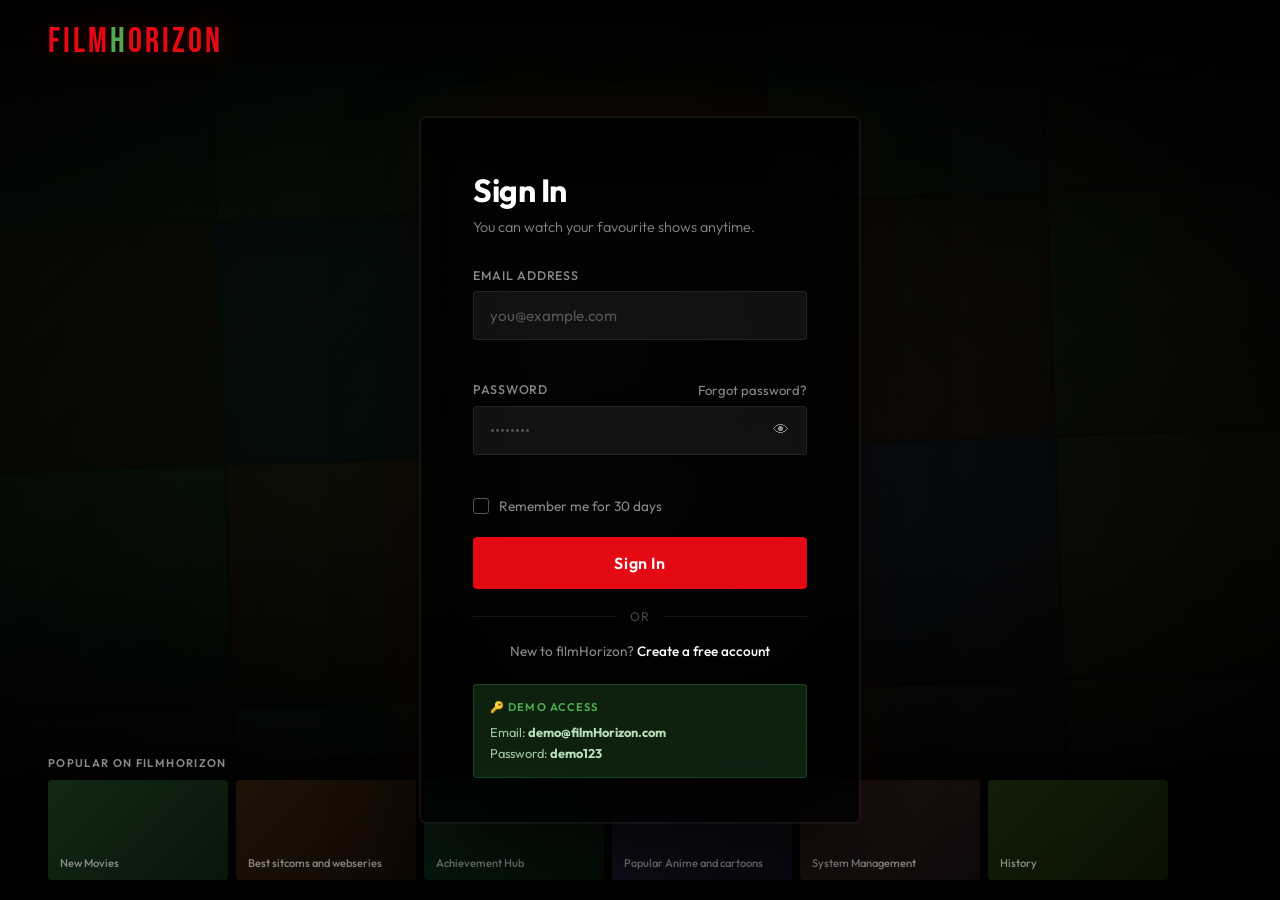
<file: index.html>
<!DOCTYPE html>
<html lang="en" data-theme="dark">
<head>
  <meta charset="UTF-8" />
  <meta name="viewport" content="width=device-width, initial-scale=1.0"/>
  <title>FILMHORIZON — Stream Everything</title>
  <link rel="preconnect" href="https://fonts.googleapis.com">
  <link href="https://fonts.googleapis.com/css2?family=Bebas+Neue&family=DM+Sans:ital,wght@0,300;0,400;0,500;1,300&display=swap" rel="stylesheet">
  <link rel="stylesheet" href="https://cdnjs.cloudflare.com/ajax/libs/font-awesome/6.5.0/css/all.min.css"/>
  <link rel="stylesheet" href="https://cdnjs.cloudflare.com/ajax/libs/font-awesome/6.5.0/css/all.min.css">
  <link rel="stylesheet" href="webstyles.css">
  <style>
    /* ═══════════════════════════════════════════
       DETAIL MODAL  (like GOAT reference image)
    ═══════════════════════════════════════════ */
    #detailModal {
      display: none;
      position: fixed; inset: 0; z-index: 10000;
      background: rgba(0,0,0,.85);
      backdrop-filter: blur(10px);
      align-items: center; justify-content: center;
      padding: 20px;
    }
    #detailModal.open { display: flex; }

    .detail-box {
      position: relative;
      width: min(860px, 100%);
      background: #0d0d0f;
      border-radius: 20px;
      overflow: hidden;
      border: 1px solid rgba(255,255,255,.09);
      box-shadow: 0 40px 100px rgba(0,0,0,.9);
      animation: detailIn .35s cubic-bezier(.34,1.4,.64,1);
      max-height: 90vh;
      overflow-y: auto;
    }
    @keyframes detailIn {
      from { opacity:0; transform: scale(.88) translateY(30px); }
      to   { opacity:1; transform: none; }
    }

    /* backdrop strip */
    .detail-backdrop {
      position: relative;
      height: 220px;
      overflow: hidden;
      flex-shrink: 0;
    }
    .detail-backdrop-img {
      width: 100%; height: 100%;
      object-fit: cover; object-position: center 20%;
      display: block;
      filter: brightness(.55);
    }
    #detailBg {
      position: absolute; inset: 0;
      background-size: cover; background-position: center 20%;
      filter: brightness(.5);
    }
    .detail-backdrop-fade {
      position: absolute; inset: 0;
      background: linear-gradient(to bottom, transparent 30%, #0d0d0f 100%);
    }
    .detail-close-btn {
      position: absolute; top: 14px; right: 14px; z-index: 5;
      width: 36px; height: 36px; border-radius: 50%;
      background: rgba(0,0,0,.6); border: 1px solid rgba(255,255,255,.15);
      color: #fff; font-size: .85rem;
      display: flex; align-items: center; justify-content: center;
      cursor: pointer; transition: background .2s;
    }
    .detail-close-btn:hover { background: var(--accent); }

    /* main content row */
    .detail-content {
      display: flex; gap: 28px;
      padding: 0 28px 32px;
      margin-top: -80px; /* overlap backdrop */
      position: relative; z-index: 2;
    }

    /* poster */
    .detail-poster-wrap {
      flex-shrink: 0;
      width: 140px;
    }
    .detail-poster-wrap img {
      width: 100%; border-radius: 12px;
      box-shadow: 0 12px 40px rgba(0,0,0,.7);
      border: 2px solid rgba(255,255,255,.1);
    }

    /* info */
    .detail-info { flex: 1; min-width: 0; padding-top: 82px; }

    .detail-genres {
      display: flex; gap: 6px; flex-wrap: wrap; margin-bottom: 10px;
    }
    .detail-genre-tag {
      font-size: .65rem; font-weight: 700; letter-spacing: .1em; text-transform: uppercase;
      background: rgba(108,99,255,.18); border: 1px solid rgba(108,99,255,.35);
      color: var(--accent); padding: 3px 9px; border-radius: 4px;
    }

    .detail-title {
      font-family: 'Bebas Neue', sans-serif;
      font-size: clamp(1.6rem, 5vw, 2.8rem);
      line-height: 1; color: #fff; margin-bottom: 10px;
    }

    .detail-meta-row {
      display: flex; align-items: center; gap: 14px;
      font-size: .8rem; color: rgba(255,255,255,.6);
      margin-bottom: 14px; flex-wrap: wrap;
    }
    .detail-meta-row .dm-rating {
      background: rgba(255,255,255,.08); border: 1px solid rgba(255,255,255,.12);
      padding: 3px 10px; border-radius: 6px;
      font-weight: 700; color: #fff; font-size: .78rem;
    }
    .detail-meta-row .dm-sep {
      width: 3px; height: 3px; border-radius: 50%;
      background: rgba(255,255,255,.3);
    }

    .detail-desc {
      font-size: .86rem; line-height: 1.65;
      color: rgba(255,255,255,.65);
      margin-bottom: 22px;
    }

    /* rating circle */
    .detail-score-row {
      display: flex; align-items: center; gap: 14px; margin-bottom: 22px;
    }
    .detail-score-circle {
      width: 56px; height: 56px; border-radius: 50%;
      display: flex; align-items: center; justify-content: center;
      position: relative; flex-shrink: 0;
    }
    .detail-score-circle::before {
      content: '';
      position: absolute; inset: 4px;
      border-radius: 50%;
      background: #0d0d0f;
    }
    .detail-score-num {
      position: relative; z-index: 1;
      font-size: .95rem; font-weight: 800;
      color: #fff;
    }
    .detail-score-label {
      font-size: .72rem; color: rgba(255,255,255,.5); line-height: 1.4;
    }
    .detail-score-label strong {
      display: block; font-size: .82rem; color: rgba(255,255,255,.8);
    }

    /* action buttons */
    .detail-actions {
      display: flex; gap: 10px; flex-wrap: wrap;
    }
    .detail-btn-primary {
      display: inline-flex; align-items: center; gap: 8px;
      background: var(--accent); border: none; color: #fff;
      font-family: 'DM Sans', sans-serif;
      font-size: .82rem; font-weight: 700; letter-spacing: .06em; text-transform: uppercase;
      padding: 11px 22px; border-radius: 99px; cursor: pointer;
      transition: background .2s, transform .15s;
    }
    .detail-btn-primary:hover { background: var(--accent2); transform: translateY(-2px); }

    .detail-btn-secondary {
      display: inline-flex; align-items: center; gap: 8px;
      background: rgba(255,255,255,.08); border: 1px solid rgba(255,255,255,.18);
      color: #fff; font-family: 'DM Sans', sans-serif;
      font-size: .82rem; font-weight: 600;
      padding: 11px 22px; border-radius: 99px; cursor: pointer;
      transition: background .2s;
    }
    .detail-btn-secondary:hover { background: rgba(255,255,255,.14); }

    /* pricing notice */
    .detail-notice {
      margin-top: 18px;
      font-size: .68rem; color: rgba(255,255,255,.3); line-height: 1.5;
      border-top: 1px solid rgba(255,255,255,.06); padding-top: 14px;
    }

    /* ═══════════════════════════════════════════
       FULLSCREEN TRAILER  (like second reference)
    ═══════════════════════════════════════════ */
    
    #fullscreenTrailer {
  display: none; /* Controlled by JS */
  position: fixed;
  inset: 0;
  background: #000;
  z-index: 999999; /* Higher than everything else */
  flex-direction: column;
}

#fullscreenTrailer.open {
  display: flex !important;
}

    .fs-header {
      display: flex; align-items: center; gap: 14px;
      padding: 14px 20px;
      background: rgba(0,0,0,.7);
      position: absolute; top: 0; left: 0; right: 0; z-index: 5;
      backdrop-filter: blur(6px);
    }
    .fs-back-btn {
      width: 36px; height: 36px; border-radius: 50%;
      background: rgba(255,255,255,.12); border: none;
      color: #fff; font-size: 1rem;
      display: flex; align-items: center; justify-content: center;
      cursor: pointer; transition: background .2s; flex-shrink: 0;
    }
    .fs-back-btn:hover { background: rgba(255,255,255,.25); }
    .fs-title {
      font-family: 'DM Sans', sans-serif;
      font-size: .95rem; font-weight: 600; color: #fff;
    }

    .fs-video-wrap {
  flex: 1;
  width: 100%;
  height: 100%;
}
    #fsIframe {
  width: 100%;
  height: 100%;
  border: none;
}

    /* ─── responsive tweaks ─── */
    @media (max-width: 600px) {
      .detail-content { flex-direction: column; align-items: center; margin-top: -40px; }
      .detail-poster-wrap { width: 110px; }
      .detail-info { padding-top: 16px; text-align: center; }
      .detail-genres, .detail-actions, .detail-score-row { justify-content: center; }
    }

  </style>
</head>
<body class="dark">

<!-- ───────── NAVBAR ───────── -->
<nav class="navbar" id="navbar">
  <div class="navbar-inner">
    <div class="logo" onclick="window.location.href='signup.htm'" style="cursor:pointer;" title="Sign In / Sign Out">FILMHORIZON</div>
    <nav class="nav-links">
      <a href="index.html" class="active">Home</a>
      <a href="movie.html">Movies</a>
      <a href="series.html">Series</a>
      <a href="anime.html">Anime</a>
      <a href="tvshows.html">TV Shows</a>
    </nav>
    <div class="nav-right">
      <div class="search-wrap">
        <input type="text" id="searchInput" placeholder="Search titles…" autocomplete="off">
        <button id="searchBtn"><i class="fas fa-search"></i></button>
      </div>
      <!-- WATCHLIST BUTTON -->
      <div class="watchlist-wrap" id="watchlistWrap">
        <button class="watchlist-btn icon-btn" id="watchlistToggle" onclick="toggleWatchlist(event)">
          <i class="fas fa-bookmark"></i>
          <span class="watchlist-count" id="watchlistCount" style="display:none">0</span>
        </button>
        <div class="watchlist-dropdown" id="watchlistDropdown">
          <div class="wl-header">
            <span class="wl-title"><i class="fas fa-bookmark"></i> Watchlist</span>
            <span class="wl-count-label" id="wlCountLabel">0 saved</span>
          </div>
          <div class="wl-empty" id="wlEmpty">
            <i class="fas fa-bookmark" style="font-size:2rem;color:var(--muted);margin-bottom:10px"></i>
            <p>No titles saved yet.</p>
            <small>Click <strong>+</strong> on any show to add it here.</small>
          </div>
          <div class="wl-list" id="wlList"></div>
        </div>
      </div>
      <button class="theme-toggle" id="themeToggle"><i class="fas fa-moon"></i></button>
      <div class="profile-btn" onclick="openProfile()" style="cursor:pointer; display:flex; align-items:center; gap:10px;" title="View Profile">
  <div class="profile-avatar">?</div>
  <div style="display:flex; flex-direction:column; text-align:left;">
    <span class="profile-name" style="font-size:14px; font-weight:600;">User</span>
    <small id="userPlanDisplay" style="font-size:10px; color:#7070a0; font-weight:bold;">FREE PLAN</small>
  </div>
  <i class="fas fa-chevron-down" style="font-size:.62rem;color:var(--muted);margin-left:2px"></i>
</div>
      <button class="logout-btn" onclick="logout()">Logout</button>
    </div>
  </div>
</nav>

<!-- ───────── SEARCH RESULTS ───────── -->
<div class="search-results" id="searchResults">
  <div class="search-results-title">Results for "<span id="searchQuery"></span>"</div>
  <div class="card-row" id="searchResultsRow"></div>
</div>

<!-- ───────── HERO ───────── -->
<section class="hero">
  <div class="hero-bg"></div>
  <div class="hero-content fade-in" style="display:flex;align-items:center;gap:40px;flex-wrap:wrap;">
  <!-- The Office Poster -->
    <div style="flex-shrink:0;display:flex;flex-direction:column;align-items:center;">
      <img src="https://image.tmdb.org/t/p/w400/qWnJzyZhyy74gjpSjIXWmuk0ifX.jpg"
        alt="The Office"
        onerror="this.src='https://placehold.co/200x300/111118/e50914?text=The+Office'"
        style="width:190px;border-radius:16px;box-shadow:0 20px 60px rgba(0,0,0,.85),0 0 0 2px rgba(255,255,255,.08);object-fit:cover;">
    </div>
    <!-- Hero Text -->
    <div style="flex:1;min-width:260px;">
      <div class="hero-badge"><i class="fas fa-fire"></i> Trending Now</div>
      <h1 class="hero-title">The Office<span>.</span></h1>
      <div class="hero-meta">
        <span class="hero-rating"><i class="fas fa-star"></i> 9.0</span>
        <span class="hero-tag">Comedy</span>
        <span class="hero-tag">Drama</span>
        <span class="hero-tag">2005</span>
        <span class="hero-tag">9 Seasons</span>
      </div>
      <p class="hero-desc">A mockumentary sitcom following the everyday lives of office employees in the Scranton, Pennsylvania branch of the fictional Dunder Mifflin Paper Company.</p>
      <div class="hero-actions">
        <button class="btn-primary" onclick="openTrailer('LHOtME2DL4g', 'The Office')"><i class="fas fa-play"></i> Watch Trailer</button>
        <button class="btn-secondary" id="heroMyListBtn" onclick="heroAddToMyList()"><i class="fas fa-plus"></i> My List</button>
        <button class="btn-secondary" onclick="openDetail(99)"><i class="fas fa-info-circle"></i> More Info</button>
      </div>
    </div>  
  </div>
  <div class="scroll-indicator">
    <span>SCROLL</span>
    <i class="fas fa-chevron-down"></i>
  </div>
</section>

<!-- ───────── GENRE PILLS ───────── -->
<div class="genre-bar">
  <button class="genre-pill active" onclick="filterGenre(this)">All</button>
  <button class="genre-pill" onclick="filterGenre(this)">Action</button>
  <button class="genre-pill" onclick="filterGenre(this)">Comedy</button>
  <button class="genre-pill" onclick="filterGenre(this)">Drama</button>
  <button class="genre-pill" onclick="filterGenre(this)">Sci-Fi</button>
  <button class="genre-pill" onclick="filterGenre(this)">Horror</button>
  <button class="genre-pill" onclick="filterGenre(this)">Romance</button>
  <button class="genre-pill" onclick="filterGenre(this)">Thriller</button>
  <button class="genre-pill" onclick="filterGenre(this)">Animation</button>
  <button class="genre-pill" onclick="filterGenre(this)">Documentary</button>
</div>

<!-- ───────── CONTINUE WATCHING ───────── -->
<section class="section">
  <div class="section-header">
    <h2 class="section-title"><span></span>Continue Watching</h2>
    <a class="see-all" href="#">See All <i class="fas fa-chevron-right"></i></a>
  </div>
  <div class="row-wrap">
    <button class="row-arrow left" onclick="scrollRow('continueRow',-1)"><i class="fas fa-chevron-left"></i></button>
    <div class="card-row" id="continueRow"></div>
    <button class="row-arrow right" onclick="scrollRow('continueRow',1)"><i class="fas fa-chevron-right"></i></button>
  </div>
</section>

<!-- ───────── NEW RELEASES ───────── -->
<section class="section">
  <div class="section-header">
    <h2 class="section-title"><span></span>New Releases</h2>
    <a class="see-all" href="#">See All <i class="fas fa-chevron-right"></i></a>
  </div>
  <div class="row-wrap">
    <button class="row-arrow left" onclick="scrollRow('newRow',-1)"><i class="fas fa-chevron-left"></i></button>
    <div class="card-row" id="newRow"></div>
    <button class="row-arrow right" onclick="scrollRow('newRow',1)"><i class="fas fa-chevron-right"></i></button>
  </div>
</section>

<!-- ───────── PROMO BANNER ───────── -->
<div class="promo-banner">
  <div class="promo-content">
    <div class="promo-label"><i class="fas fa-crown"></i> &nbsp;Premium Plan</div>
    <div class="promo-title">Watch in 4K Ultra HD</div>
    <button class="promo-cta" onclick="openPricing()"><i class="fas fa-bolt"></i> Upgrade Now</button>
  </div>
  <div class="promo-deco">4K</div>
</div>

<!-- ───────── TOP 10 ───────── -->
<section class="section">
  <div class="section-header">
    <h2 class="section-title"><span></span>Top 10 This Week</h2>
    <a class="see-all" href="#">See All <i class="fas fa-chevron-right"></i></a>
  </div>
  <div class="row-wrap">
    <button class="row-arrow left" onclick="scrollRow('top10Row',-1)"><i class="fas fa-chevron-left"></i></button>
    <div class="card-row" id="top10Row"></div>
    <button class="row-arrow right" onclick="scrollRow('top10Row',1)"><i class="fas fa-chevron-right"></i></button>
  </div>
</section>

<!-- ───────── TRENDING ───────── -->
<section class="section">
  <div class="section-header">
    <h2 class="section-title"><span></span>Trending Now</h2>
    <a class="see-all" href="#">See All <i class="fas fa-chevron-right"></i></a>
  </div>
  <div class="row-wrap">
    <button class="row-arrow left" onclick="scrollRow('trendRow',-1)"><i class="fas fa-chevron-left"></i></button>
    <div class="card-row" id="trendRow"></div>
    <button class="row-arrow right" onclick="scrollRow('trendRow',1)"><i class="fas fa-chevron-right"></i></button>
  </div>
</section>

<!-- ───────── FOOTER ───────── -->
<footer>
  <div class="footer-grid">
    <div class="footer-brand">
      <div class="logo" onclick="window.location.href='signup.htm'" style="cursor:pointer;" title="Sign In / Sign Out">FILMHORIZON</div>
      <p>Your ultimate destination for movies, series, anime, and more. Stream without limits.</p>
      <div class="footer-socials">
        <a href="#" class="social-btn"><i class="fab fa-twitter"></i></a>
        <a href="#" class="social-btn"><i class="fab fa-instagram"></i></a>
        <a href="#" class="social-btn"><i class="fab fa-facebook-f"></i></a>
        <a href="#" class="social-btn"><i class="fab fa-youtube"></i></a>
      </div>
    </div>
    <div class="footer-col">
      <h4>Browse</h4>
      <ul>
        <li><a href="#">Home</a></li>
        <li><a href="#">Movies</a></li>
        <li><a href="#">TV Series</a></li>
        <li><a href="#">Anime</a></li>
        <li><a href="#">My List</a></li>
      </ul>
    </div>
    <div class="footer-col">
      <h4>Account</h4>
      <ul>
        <li><a href="#">Profile</a></li>
        <li><a href="#">Settings</a></li>
        <li><a href="#">Subscription</a></li>
        <li><a href="#">Watch History</a></li>
        <li><a href="#">Logout</a></li>
      </ul>
    </div>
    <div class="footer-col">
      <h4>Support</h4>
      <ul>
        <li><a href="#">Help Center</a></li>
        <li><a href="#">Contact Us</a></li>
        <li><a href="#">Privacy Policy</a></li>
        <li><a href="#">Terms of Use</a></li>
        <li><a href="#">Cookie Preferences</a></li>
      </ul>
    </div>
  </div>
  <div class="footer-bottom">
    <span>© 2026 FILMHORIZON. All rights reserved.</span>
    <span>Made with <i class="fas fa-heart" style="color:var(--accent)"></i> for cinephiles</span>
  </div>
</footer>

<!-- ══════════════════════════════════════
       DETAIL MODAL
  ══════════════════════════════════════ -->
  <div id="detailModal">
    <div class="detail-box">
      <!-- Backdrop banner -->
      <div class="detail-backdrop">
        <div id="detailBg"></div>
        <div class="detail-backdrop-fade"></div>
        <button class="detail-close-btn" onclick="closeDetail()">
          <i class="fas fa-times"></i>
        </button>
      </div>

      <!-- Main row: poster + info -->
      <div class="detail-content">
        <div class="detail-poster-wrap">
          <img id="detailPoster" src="" alt="" />
        </div>
        <div class="detail-info">
          <div class="detail-genres" id="detailGenres"></div>
          <h2 class="detail-title" id="detailTitle"></h2>

          <div class="detail-meta-row">
            <span class="dm-rating" id="detailYear"></span>
            <span class="dm-sep"></span>
            <span id="detailRuntime"></span>
            <span class="dm-sep"></span>
            <span>Dir: <span id="detailDirector"></span></span>
          </div>

          <!-- Tomato-style score -->
          <div class="detail-score-row">
            <div class="detail-score-circle" id="detailRatingCircle">
              <span class="detail-score-num" id="detailRatingNum"></span>
            </div>
            <div class="detail-score-label">
              <strong>Audience Score</strong>
              Based on ratings
            </div>
          </div>

          <p class="detail-desc" id="detailDesc"></p>

          <div class="detail-actions">
            <button class="detail-btn-secondary" id="detailWishlistBtn">
              + Wishlist
            </button>
            <button class="detail-btn-primary" id="detailPreviewBtn">
              <i class="fas fa-play"></i> Preview
            </button>
          </div>

          <p class="detail-notice">
            PRICING SUBJECT TO CHANGE. CONFIRM CURRENT PRICING WITH APPLICABLE RETAILER.
            ALL TRANSACTIONS SUBJECT TO APPLICABLE LICENSE TERMS AND CONDITIONS.
          </p>
        </div>
      </div>
    </div>
  </div>

   <!-- ══════════════════════════════════════
       FULLSCREEN TRAILER
  ══════════════════════════════════════ -->
  <div id="fullscreenTrailer">
  <div class="fs-header">
    <button class="fs-back-btn" onclick="closeTrailer()"><i class="fas fa-arrow-left"></i></button>
    <div class="fs-title">Trailer</div>
  </div>
  <div class="fs-video-wrap">
    <iframe id="fsIframe" src="" frameborder="0"></iframe>
  </div>
</div>

<!-- ───────── TRAILER LIMIT UPGRADE MODAL ───────── -->
<div class="upgrade-overlay" id="upgradeModal">
  <div class="upgrade-box">
    <button class="upgrade-close" onclick="closeUpgradeModal()"><i class="fas fa-times"></i></button>
    <div class="upgrade-icon"><i class="fas fa-lock"></i></div>
    <h2 class="upgrade-title">You've reached your free limit</h2>
    <p class="upgrade-sub">Free users can watch <strong>2 trailers</strong> per session. Upgrade to enjoy unlimited trailers, ad-free streaming, and more.</p>
    <div class="upgrade-actions">
      <button class="upgrade-btn-primary" onclick="closeUpgradeModal();openPricing()"><i class="fas fa-bolt"></i> Upgrade Plan</button>
      <button class="upgrade-btn-secondary" onclick="closeUpgradeModal()">Maybe Later</button>
    </div>
    <p class="upgrade-note">✓ Cancel anytime &nbsp;·&nbsp; ✓ Instant access &nbsp;·&nbsp; ✓ Starting ₹99/mo</p>
  </div>
</div>

<!-- ───────── TOAST CONTAINER ───────── -->
<div class="toast-wrap" id="toastWrap"></div>

<!-- ══════════════════════════════════════ UPI PAYMENT MODAL ══════════════════════════════════════ -->
<style>
@import url('https://fonts.googleapis.com/css2?family=Syne:wght@700;800&display=swap');
.upi-overlay{position:fixed;inset:0;background:rgba(0,0,0,.92);backdrop-filter:blur(8px);z-index:999999;display:none;align-items:center;justify-content:center;padding:16px}
.upi-overlay.open{display:flex}
.upi-box{background:#111118;border:1px solid #222230;border-radius:24px;width:100%;max-width:410px;overflow:hidden;box-shadow:0 40px 80px rgba(0,0,0,.85);animation:upiSlideUp .35s cubic-bezier(.22,1,.36,1)}
@keyframes upiSlideUp{from{opacity:0;transform:translateY(28px) scale(.97)}to{opacity:1;transform:none}}
.upi-hdr{background:linear-gradient(135deg,#1a0a0f,#120a1a);padding:22px 24px 18px;border-bottom:1px solid #1e1e2e;display:flex;align-items:center;justify-content:space-between}
.upi-hdr-l{display:flex;flex-direction:column;gap:4px}
.upi-brand{font-family:'Syne',sans-serif;font-size:11px;font-weight:700;letter-spacing:3px;color:#e50914;text-transform:uppercase}
.upi-plan-nm{font-family:'Syne',sans-serif;font-size:20px;font-weight:800;color:#fff}
.upi-amt-badge{background:rgba(229,9,20,.15);border:1px solid rgba(229,9,20,.3);border-radius:10px;padding:8px 16px;text-align:right}
.upi-amt-lbl{font-size:10px;color:#666;text-transform:uppercase;letter-spacing:1px}
.upi-amt-val{font-family:'Syne',sans-serif;font-size:22px;font-weight:800;color:#e50914}
.upi-amt-sub{font-size:10px;color:#555}
.upi-tabs{display:flex;border-bottom:1px solid #1e1e2e;background:#0d0d16}
.upi-tab{flex:1;padding:14px 0;background:none;border:none;color:#555;font-size:13px;font-weight:500;cursor:pointer;display:flex;align-items:center;justify-content:center;gap:7px;transition:color .2s;position:relative;font-family:'DM Sans',sans-serif}
.upi-tab.active{color:#fff}
.upi-tab.active::after{content:'';position:absolute;bottom:0;left:20%;right:20%;height:2px;background:#e50914;border-radius:2px 2px 0 0}
.upi-body{padding:24px}
.upi-qr-sec{display:flex;flex-direction:column;align-items:center;gap:16px}
.upi-qr-wrap{background:#fff;border-radius:16px;padding:14px;width:180px;height:180px;display:flex;align-items:center;justify-content:center;position:relative;box-shadow:0 0 0 6px rgba(229,9,20,.08)}
.upi-qr-corner{position:absolute;width:22px;height:22px;border-color:#e50914;border-style:solid;border-width:0}
.upi-qr-corner.tl{top:6px;left:6px;border-top-width:3px;border-left-width:3px;border-radius:4px 0 0 0}
.upi-qr-corner.tr{top:6px;right:6px;border-top-width:3px;border-right-width:3px;border-radius:0 4px 0 0}
.upi-qr-corner.bl{bottom:6px;left:6px;border-bottom-width:3px;border-left-width:3px;border-radius:0 0 0 4px}
.upi-qr-corner.br{bottom:6px;right:6px;border-bottom-width:3px;border-right-width:3px;border-radius:0 0 4px 0}
.upi-qr-hint{font-size:12px;color:#555;text-align:center;line-height:1.5}
.upi-qr-hint strong{color:#888;display:block;margin-bottom:2px}
.upi-app-pills{display:flex;gap:8px;flex-wrap:wrap;justify-content:center}
.upi-app-pill{background:#1a1a26;border:1px solid #2a2a3a;border-radius:20px;padding:5px 12px;font-size:11px;color:#aaa;display:flex;align-items:center;gap:5px}
.upi-dot{width:7px;height:7px;border-radius:50%}
.upi-wait{font-size:11px;color:#444;display:flex;align-items:center;gap:5px}
.upi-wait-dot{width:6px;height:6px;border-radius:50%;background:#2ecc71;animation:upiPulse 1.5s infinite}
@keyframes upiPulse{0%,100%{opacity:1}50%{opacity:.3}}
.upi-id-sec{display:flex;flex-direction:column;gap:18px}
.upi-field-lbl{font-size:11px;color:#555;text-transform:uppercase;letter-spacing:1px;margin-bottom:6px}
.upi-iw{background:#0d0d16;border:1px solid #222232;border-radius:12px;display:flex;align-items:center;padding:0 16px;gap:10px;transition:border-color .2s,box-shadow .2s}
.upi-iw:focus-within{border-color:#e50914;box-shadow:0 0 0 3px rgba(229,9,20,.08)}
.upi-inp{flex:1;background:none;border:none;outline:none;color:#fff;font-family:'DM Sans',sans-serif;font-size:14px;padding:14px 0}
.upi-inp::placeholder{color:#333}
.upi-suffix{color:#e50914;font-weight:700;font-size:15px;flex-shrink:0}
.upi-popular-row{display:flex;flex-wrap:wrap;gap:7px}
.upi-pop-pill{background:#141420;border:1px solid #252535;border-radius:8px;padding:5px 12px;font-size:12px;color:#777;cursor:pointer;transition:all .15s;display:flex;align-items:center;gap:5px}
.upi-pop-pill:hover{border-color:#e50914;color:#fff;background:#1a0a0f}
.upi-verify-btn{width:100%;padding:14px;background:#1a1a26;border:1px solid #252535;border-radius:12px;color:#888;font-family:'DM Sans',sans-serif;font-size:14px;cursor:pointer;transition:all .2s;display:flex;align-items:center;justify-content:center;gap:8px}
.upi-verify-btn:hover{border-color:#555;color:#bbb}
.upi-verify-btn.ok{background:rgba(46,204,113,.08);border-color:rgba(46,204,113,.3);color:#2ecc71}
.upi-pay-wrap{padding:0 24px 24px}
.upi-pay-btn{width:100%;padding:16px;background:linear-gradient(135deg,#e50914,#c0070f);border:none;border-radius:14px;color:#fff;font-family:'Syne',sans-serif;font-size:15px;font-weight:700;cursor:pointer;letter-spacing:.5px;transition:all .2s;display:flex;align-items:center;justify-content:center;gap:10px;position:relative;overflow:hidden}
.upi-pay-btn:hover{transform:translateY(-1px);box-shadow:0 8px 24px rgba(229,9,20,.35)}
.upi-shine{position:absolute;top:0;left:-100%;width:60%;height:100%;background:linear-gradient(90deg,transparent,rgba(255,255,255,.12),transparent);animation:upiShine 3s infinite 1s}
@keyframes upiShine{0%{left:-100%}40%,100%{left:150%}}
.upi-secure{display:flex;align-items:center;justify-content:center;gap:5px;margin-top:10px;font-size:11px;color:#3a3a50}
.upi-divider{height:1px;background:#1a1a26;margin:0 24px}
.upi-proc{padding:40px 24px;display:none;flex-direction:column;align-items:center;gap:16px;text-align:center}
.upi-proc.active{display:flex}
.upi-proc-ring{width:72px;height:72px;border-radius:50%;border:3px solid #1a1a26;border-top-color:#e50914;animation:upiSpin .8s linear infinite;position:relative}
@keyframes upiSpin{to{transform:rotate(360deg)}}
.upi-proc-ring::after{content:'₹';position:absolute;inset:0;display:flex;align-items:center;justify-content:center;font-size:22px;color:#e50914;font-family:'Syne',sans-serif;font-weight:700}
.upi-proc-title{font-family:'Syne',sans-serif;font-size:16px;font-weight:700;color:#fff}
.upi-proc-sub{font-size:13px;color:#555;line-height:1.6}
.upi-steps{display:flex;flex-direction:column;gap:8px;width:100%;margin-top:8px}
.upi-step{display:flex;align-items:center;gap:10px;padding:10px 14px;border-radius:10px;background:#0d0d16;border:1px solid #1a1a26;font-size:12px;color:#555;transition:all .4s}
.upi-step.done{border-color:rgba(46,204,113,.2);color:#2ecc71;background:rgba(46,204,113,.04)}
.upi-step.act{border-color:rgba(229,9,20,.2);color:#fff;background:rgba(229,9,20,.04)}
.upi-succ{padding:36px 24px;display:none;flex-direction:column;align-items:center;gap:14px;text-align:center}
.upi-succ.active{display:flex}
.upi-succ-circle{width:80px;height:80px;border-radius:50%;background:rgba(46,204,113,.1);border:2px solid rgba(46,204,113,.3);display:flex;align-items:center;justify-content:center;animation:upiPop .5s cubic-bezier(.22,1,.36,1)}
@keyframes upiPop{from{transform:scale(.5);opacity:0}to{transform:scale(1);opacity:1}}
.upi-succ-title{font-family:'Syne',sans-serif;font-size:22px;font-weight:800;color:#fff}
.upi-succ-sub{font-size:13px;color:#555;line-height:1.6}
.upi-succ-card{background:#0d0d16;border:1px solid #1e1e2e;border-radius:14px;padding:16px 20px;width:100%;text-align:left;display:flex;flex-direction:column;gap:10px}
.upi-succ-row{display:flex;justify-content:space-between;align-items:center}
.upi-succ-rl{font-size:12px;color:#555}
.upi-succ-rv{font-size:13px;color:#ccc;font-weight:500}
.upi-succ-rv.green{color:#2ecc71;font-weight:700}
.upi-succ-rv.red{color:#e50914}
.upi-succ-div{height:1px;background:#1a1a26}
.upi-done-btn{width:100%;padding:14px;background:rgba(46,204,113,.12);border:1px solid rgba(46,204,113,.3);border-radius:14px;color:#2ecc71;font-family:'Syne',sans-serif;font-size:14px;font-weight:700;cursor:pointer;transition:all .2s}
.upi-done-btn:hover{background:rgba(46,204,113,.2)}
</style>

<div class="upi-overlay" id="upiPayModal">
 <div class="upi-box">
  <div class="upi-hdr">
   <div class="upi-hdr-l">
    <span class="upi-brand">FILMHORIZON</span>
    <span class="upi-plan-nm" id="upiPlanName">Premium Plan</span>
   </div>
   <div class="upi-amt-badge">
    <div class="upi-amt-lbl">Total</div>
    <div class="upi-amt-val" id="upiAmtVal">₹499</div>
    <div class="upi-amt-sub">/month · incl. GST</div>
   </div>
  </div>
  <div id="upiMain">
   <div class="upi-tabs">
    <button class="upi-tab active" id="upiTabQR" onclick="upiSwitchTab('qr')">
     <svg width="15" height="15" viewBox="0 0 24 24" fill="none" stroke="currentColor" stroke-width="2"><rect x="3" y="3" width="7" height="7"/><rect x="14" y="3" width="7" height="7"/><rect x="3" y="14" width="7" height="7"/><path d="M14 14h3v3M17 20h3M20 17v3"/></svg>Scan QR
    </button>
    <button class="upi-tab" id="upiTabID" onclick="upiSwitchTab('id')">
     <svg width="15" height="15" viewBox="0 0 24 24" fill="none" stroke="currentColor" stroke-width="2"><rect x="2" y="5" width="20" height="14" rx="2"/><path d="M2 10h20"/></svg>UPI ID
    </button>
   </div>
   <div class="upi-body" id="upiPanelQR">
    <div class="upi-qr-sec">
     <div class="upi-qr-wrap">
      <div class="upi-qr-corner tl"></div><div class="upi-qr-corner tr"></div>
      <div class="upi-qr-corner bl"></div><div class="upi-qr-corner br"></div>
      <svg width="152" height="152" viewBox="0 0 152 152" xmlns="http://www.w3.org/2000/svg">
       <rect x="4" y="4" width="42" height="42" rx="4" fill="#111"/><rect x="8" y="8" width="34" height="34" rx="2" fill="white"/><rect x="14" y="14" width="22" height="22" rx="1" fill="#111"/>
       <rect x="106" y="4" width="42" height="42" rx="4" fill="#111"/><rect x="110" y="8" width="34" height="34" rx="2" fill="white"/><rect x="116" y="14" width="22" height="22" rx="1" fill="#111"/>
       <rect x="4" y="106" width="42" height="42" rx="4" fill="#111"/><rect x="8" y="110" width="34" height="34" rx="2" fill="white"/><rect x="14" y="116" width="22" height="22" rx="1" fill="#111"/>
       <g fill="#111"><rect x="52" y="4" width="6" height="6"/><rect x="62" y="4" width="6" height="6"/><rect x="72" y="4" width="6" height="6"/><rect x="84" y="4" width="6" height="6"/><rect x="94" y="4" width="6" height="6"/><rect x="52" y="14" width="6" height="6"/><rect x="68" y="14" width="6" height="6"/><rect x="84" y="14" width="6" height="6"/><rect x="58" y="24" width="6" height="6"/><rect x="72" y="24" width="6" height="6"/><rect x="88" y="24" width="6" height="6"/><rect x="52" y="34" width="6" height="6"/><rect x="64" y="34" width="6" height="6"/><rect x="78" y="34" width="6" height="6"/><rect x="4" y="52" width="6" height="6"/><rect x="16" y="52" width="6" height="6"/><rect x="52" y="52" width="6" height="6"/><rect x="64" y="52" width="6" height="6"/><rect x="90" y="52" width="6" height="6"/><rect x="116" y="52" width="6" height="6"/><rect x="128" y="52" width="6" height="6"/><rect x="8" y="62" width="6" height="6"/><rect x="22" y="62" width="6" height="6"/><rect x="58" y="62" width="6" height="6"/><rect x="72" y="62" width="6" height="6"/><rect x="100" y="62" width="6" height="6"/><rect x="126" y="62" width="6" height="6"/><rect x="4" y="72" width="6" height="6"/><rect x="18" y="72" width="6" height="6"/><rect x="54" y="72" width="6" height="6"/><rect x="80" y="72" width="6" height="6"/><rect x="108" y="72" width="6" height="6"/><rect x="134" y="72" width="6" height="6"/><rect x="10" y="82" width="6" height="6"/><rect x="24" y="82" width="6" height="6"/><rect x="60" y="82" width="6" height="6"/><rect x="88" y="82" width="6" height="6"/><rect x="116" y="82" width="6" height="6"/><rect x="142" y="82" width="6" height="6"/><rect x="4" y="92" width="6" height="6"/><rect x="16" y="92" width="6" height="6"/><rect x="56" y="92" width="6" height="6"/><rect x="84" y="92" width="6" height="6"/><rect x="110" y="92" width="6" height="6"/><rect x="52" y="106" width="6" height="6"/><rect x="66" y="106" width="6" height="6"/><rect x="94" y="106" width="6" height="6"/><rect x="122" y="106" width="6" height="6"/><rect x="58" y="116" width="6" height="6"/><rect x="72" y="116" width="6" height="6"/><rect x="86" y="116" width="6" height="6"/><rect x="114" y="116" width="6" height="6"/><rect x="142" y="116" width="6" height="6"/><rect x="52" y="126" width="6" height="6"/><rect x="78" y="126" width="6" height="6"/><rect x="106" y="126" width="6" height="6"/><rect x="128" y="126" width="6" height="6"/><rect x="56" y="136" width="6" height="6"/><rect x="84" y="136" width="6" height="6"/><rect x="112" y="136" width="6" height="6"/><rect x="140" y="136" width="6" height="6"/></g>
      </svg>
     </div>
     <div class="upi-qr-hint"><strong>Scan with any UPI app</strong>QR valid for <span id="upiQrTimer">4:59</span></div>
     <div class="upi-app-pills">
      <div class="upi-app-pill"><div class="upi-dot" style="background:#00b9f1"></div>PhonePe</div>
      <div class="upi-app-pill"><div class="upi-dot" style="background:#3a7bd5"></div>GPay</div>
      <div class="upi-app-pill"><div class="upi-dot" style="background:#6739b7"></div>Paytm</div>
      <div class="upi-app-pill"><div class="upi-dot" style="background:#f37b1d"></div>BHIM</div>
     </div>
     <div class="upi-wait"><div class="upi-wait-dot"></div>Waiting for payment…</div>
    </div>
   </div>
   <div class="upi-body" id="upiPanelID" style="display:none">
    <div class="upi-id-sec">
     <div>
      <div class="upi-field-lbl">Your UPI ID</div>
      <div class="upi-iw" id="upiIW">
       <svg width="16" height="16" viewBox="0 0 24 24" fill="none" stroke="#555" stroke-width="2"><path d="M20 12V22H4V12"/><path d="M22 7H2v5h20V7z"/><path d="M12 22V7"/></svg>
       <input class="upi-inp" id="upiIDInput" placeholder="yourname" autocomplete="off" oninput="upiOnInput()"/>
       <span class="upi-suffix" id="upiSuffix">@upi</span>
      </div>
     </div>
     <div>
      <div class="upi-field-lbl">Popular apps</div>
      <div class="upi-popular-row">
       <div class="upi-pop-pill" onclick="upiSetSuffix('phonepe')"><div class="upi-dot" style="background:#00b9f1"></div>PhonePe</div>
       <div class="upi-pop-pill" onclick="upiSetSuffix('okaxis')"><div class="upi-dot" style="background:#3a7bd5"></div>GPay</div>
       <div class="upi-pop-pill" onclick="upiSetSuffix('paytm')"><div class="upi-dot" style="background:#6739b7"></div>Paytm</div>
       <div class="upi-pop-pill" onclick="upiSetSuffix('ybl')"><div class="upi-dot" style="background:#f37b1d"></div>PhonePe YBL</div>
       <div class="upi-pop-pill" onclick="upiSetSuffix('upi')"><div class="upi-dot" style="background:#888"></div>BHIM</div>
      </div>
     </div>
     <button class="upi-verify-btn" id="upiVerifyBtn" onclick="upiVerify()">
      <svg width="16" height="16" viewBox="0 0 24 24" fill="none" stroke="currentColor" stroke-width="2"><path d="M22 11.08V12a10 10 0 11-5.93-9.14"/><polyline points="22 4 12 14.01 9 11.01"/></svg>
      Verify UPI ID
     </button>
    </div>
   </div>
   <div class="upi-divider"></div>
   <div class="upi-pay-wrap">
    <button class="upi-pay-btn" onclick="upiStartPayment()">
     <div class="upi-shine"></div>
     <svg width="18" height="18" viewBox="0 0 24 24" fill="none" stroke="currentColor" stroke-width="2.5"><path d="M12 22s8-4 8-10V5l-8-3-8 3v7c0 6 8 10 8 10z"/></svg>
     <span id="upiPayBtnTxt">Pay ₹499 Securely</span>
    </button>
    <div class="upi-secure">
     <svg width="11" height="11" viewBox="0 0 24 24" fill="none" stroke="currentColor" stroke-width="2"><rect x="3" y="11" width="18" height="11" rx="2"/><path d="M7 11V7a5 5 0 0110 0v4"/></svg>
     256-bit SSL · UPI Encrypted · RBI Compliant
    </div>
   </div>
  </div>
  <div class="upi-proc" id="upiProc">
   <div class="upi-proc-ring"></div>
   <div class="upi-proc-title">Processing Payment</div>
   <div class="upi-proc-sub">Please do not close this window<br>or press the back button</div>
   <div class="upi-steps">
    <div class="upi-step act" id="upiStep1"><svg width="18" height="18" viewBox="0 0 24 24" fill="none" stroke="currentColor" stroke-width="2"><path d="M12 22s8-4 8-10V5l-8-3-8 3v7c0 6 8 10 8 10z"/></svg>Contacting UPI network…</div>
    <div class="upi-step" id="upiStep2"><svg width="18" height="18" viewBox="0 0 24 24" fill="none" stroke="currentColor" stroke-width="2"><rect x="2" y="5" width="20" height="14" rx="2"/><path d="M2 10h20"/></svg>Verifying bank details…</div>
    <div class="upi-step" id="upiStep3"><svg width="18" height="18" viewBox="0 0 24 24" fill="none" stroke="currentColor" stroke-width="2"><polyline points="20 6 9 17 4 12"/></svg>Confirming transaction…</div>
   </div>
  </div>
  <div class="upi-succ" id="upiSucc">
   <div class="upi-succ-circle"><svg width="36" height="36" viewBox="0 0 24 24" fill="none" stroke="#2ecc71" stroke-width="2.5"><polyline points="20 6 9 17 4 12"/></svg></div>
   <div class="upi-succ-title">Payment Successful!</div>
   <div class="upi-succ-sub">Welcome to <strong style="color:#fff" id="upiSuccPlan">Premium</strong>. Your account has been upgraded.</div>
   <div class="upi-succ-card">
    <div class="upi-succ-row"><span class="upi-succ-rl">Amount Paid</span><span class="upi-succ-rv red" id="upiSuccAmt">₹499</span></div>
    <div class="upi-succ-div"></div>
    <div class="upi-succ-row"><span class="upi-succ-rl">UPI Ref. ID</span><span class="upi-succ-rv" id="upiTxnId">—</span></div>
    <div class="upi-succ-div"></div>
    <div class="upi-succ-row"><span class="upi-succ-rl">Plan Active</span><span class="upi-succ-rv green">Immediately</span></div>
   </div>
   <button class="upi-done-btn" onclick="upiFinish()">✓ Done — Go to Home</button>
  </div>
 </div>
</div>

<!-- PRICING MODAL -->
<div class="pricing-overlay" id="pricingModal">
  <div class="pricing-box">
    <button class="pricing-close" onclick="closePricing()">✕</button>
    <div class="pricing-header">
      <h2>Choose your plan</h2>
      <p>Stream unlimited movies, series, and anime. Cancel anytime.</p>
    </div>
    <div class="billing-toggle">
      <button class="active" onclick="setBilling('monthly',this)">Monthly</button>
      <button onclick="setBilling('annual',this)">Annual <span style="color:#e50914;font-size:11px;margin-left:4px">Save 30%</span></button>
    </div>
    <div class="plans-grid">

      <div class="plan-card">
        <div class="plan-name">Free</div>
        <div class="plan-price">
          <span class="currency">₹</span><span class="amount">0</span>
          <span class="period">forever free</span>
        </div>
        <div class="plan-tagline">Explore what FILMHORIZON has to offer</div>
        <ul class="plan-features">
          <li>Limited titles with ads</li>
          <li>480p SD quality</li>
          <li>1 device at a time</li>
          <li>Basic search & browse</li>
        </ul>
        <button class="plan-cta">Current plan</button>
      </div>

      <div class="plan-card">
        <div class="plan-name">Basic</div>
        <div class="plan-price">
          <span class="currency">₹</span><span class="amount" id="basic-price">199</span>
          <span class="period" id="basic-period">per month</span>
        </div>
        <div class="plan-tagline">Great for casual viewers</div>
        <ul class="plan-features">
          <li>Ad-free streaming</li>
          <li>Full HD 1080p</li>
          <li>1 screen at a time</li>
          <li>Download for offline</li>
          <li>Access to all titles</li>
        </ul>
        <button class="plan-cta" onclick="selectPlan('Basic')">Get Basic</button>
      </div>

      <div class="plan-card popular">
        <div class="popular-badge">Most Popular</div>
        <div class="plan-name">Premium</div>
        <div class="plan-price">
          <span class="currency">₹</span><span class="amount" id="premium-price">499</span>
          <span class="period" id="premium-period">per month</span>
        </div>
        <div class="plan-tagline">Best experience for families</div>
        <ul class="plan-features">
          <li>Ad-free streaming</li>
          <li>4K Ultra HD + HDR</li>
          <li>4 screens at once</li>
          <li>5 user profiles</li>
          <li>Unlimited downloads</li>
          <li>Early access to releases</li>
        </ul>
        <button class="plan-cta primary" onclick="selectPlan('Premium')">Get Premium</button>
      </div>

      <div class="plan-card">
        <div class="plan-name">Students</div>
        <div class="plan-price">
          <span class="currency">₹</span><span class="amount" id="student-price">99</span>
          <span class="period" id="student-period">per month</span>
        </div>
        <div class="plan-tagline">Verified students only</div>
        <ul class="plan-features">
          <li>Ad-free streaming</li>
          <li>Full HD 1080p</li>
          <li>1 screen at a time</li>
          <li>Offline downloads</li>
          <li>Access to all titles</li>
          <li>Student ID required</li>
        </ul>
        <button class="plan-cta" onclick="selectPlan('Students')">Verify & Subscribe</button>
      </div>

    </div>
    <p class="pricing-note">All prices inclusive of GST · Secure payments via Razorpay · Cancel anytime</p>
  </div>
</div>

<!-- YouTube IFrame API -->
<script src="https://www.youtube.com/iframe_api"></script>
<script src="apps.js"></script>
<script>
(function() {
  const id = sessionStorage.getItem('_openDetailId');
  if (id) {
    sessionStorage.removeItem('_openDetailId');
    window.addEventListener('load', () => {
      setTimeout(() => { if(typeof openDetail==='function') openDetail(parseInt(id)); }, 300);
    });
  }
})();
</script>
</body>
</html>
</file>
<file: webstyles.css>
/* ═══════════════════════════════════════════════════════════
   FILMHORIZON — webstyles.css  (FIXED)
   ═══════════════════════════════════════════════════════════ */

/* ─── TOKENS ──────────────────────────────────────────────── */
:root {
  --bg:           #0a0a0f;
  --surface:      #111118;
  --surface2:     #1a1a24;
  --border:       rgba(255,255,255,.07);
  --text:         #e8e8f0;
  --text2:        #9090b0;
  --muted:        #7070a0;
  --accent:       #e50914;
  --accent2:      #ff6b35;
  --gold:         #f5c518;
  --nav-h:        68px;
  --radius:       10px;
  --ease:         cubic-bezier(.4,0,.2,1);
  --font-display: 'Bebas Neue', sans-serif;
  --font-body:    'DM Sans', sans-serif;
  --hero-overlay-side:   rgba(10,10,15,.95);
  --hero-overlay-bottom: rgba(10,10,15,1);
  --hero-title-color:    #ffffff;
  --hero-desc-color:     rgba(232,232,240,.85);
}
[data-theme="light"], body.light {
  --bg:       #f0f0f5;
  --surface:  #ffffff;
  --surface2: #e4e4ee;
  --border:   rgba(0,0,0,.08);
  --text:     #111118;
  --muted:    #555577;
  --hero-overlay-side:   rgba(240,240,245,.97);
  --hero-overlay-bottom: rgba(240,240,245,1);
  --hero-title-color:    #111118;
  --hero-desc-color:     rgba(17,17,24,.75);
}
/* ─── RESET ───────────────────────────────────────────────── */
*, *::before, *::after { box-sizing: border-box; margin: 0; padding: 0; }
html { scroll-behavior: smooth; }
body {
  font-family: var(--font-body);
  background: var(--bg);
  color: var(--text);
  min-height: 100vh;
  overflow-x: hidden;
}
a { text-decoration: none; color: inherit; }
img { display: block; max-width: 100%; }
ul { list-style: none; }
button { cursor: pointer; border: none; background: none; font-family: inherit; }

/* ─── SCROLLBAR ───────────────────────────────────────────── */
::-webkit-scrollbar { width: 6px; height: 4px; }
::-webkit-scrollbar-track { background: transparent; }
::-webkit-scrollbar-thumb { background: var(--accent); border-radius: 99px; }

/* ─── NAVBAR ──────────────────────────────────────────────── */
.navbar {
  position: fixed; top: 0; left: 0; right: 0; z-index: 100;
  height: var(--nav-h);
  display: flex; align-items: center;
  padding: 0 40px;
  transition: background .4s var(--ease);
}
.navbar.scrolled {
  background: rgba(10,10,15,.94);
  backdrop-filter: blur(18px);
  -webkit-backdrop-filter: blur(18px);
  border-bottom: 1px solid var(--border);
}
.navbar::before {
  content: '';
  position: absolute; inset: 0;
  background: linear-gradient(to bottom, rgba(0,0,0,.7) 0%, transparent 100%);
  pointer-events: none; z-index: -1;
}
.navbar-inner {
  width: 100%; display: flex; align-items: center; gap: 28px;
}
.logo {
  font-family: var(--font-display);
  font-size: 2rem; letter-spacing: 3px;
  color: var(--accent); text-transform: uppercase;
  flex-shrink: 0; user-select: none;
}
.logo span { color: var(--text); }

.nav-links { display: flex; gap: 4px; align-items: center; }
.nav-links a {
  padding: 6px 14px;
  font-size: .82rem; font-weight: 500; letter-spacing: .5px;
  border-radius: 6px; color: var(--muted);
  transition: color .2s, background .2s;
  position: relative;
}
.nav-links a:hover,
.nav-links a.active { color: var(--text); background: var(--surface2); }
.nav-links a.active::after {
  content: '';
  position: absolute; bottom: -2px; left: 50%; transform: translateX(-50%);
  width: 20px; height: 2px;
  background: var(--accent); border-radius: 99px;
}

.nav-right { margin-left: auto; display: flex; align-items: center; gap: 12px; }

/* Search */
.search-wrap {
  display: flex; align-items: center;
  background: var(--surface2);
  border: 1px solid var(--border);
  border-radius: 8px; overflow: hidden;
  transition: border-color .2s, width .3s var(--ease);
  width: 190px;
}
.search-wrap:focus-within { border-color: var(--accent); width: 240px; }
.search-wrap input {
  flex: 1; padding: 7px 12px;
  background: none; border: none; outline: none;
  color: var(--text); font-size: .82rem; font-family: inherit;
}
.search-wrap input::placeholder { color: var(--muted); }
.search-wrap button { padding: 7px 12px; color: var(--muted); transition: color .2s; }
.search-wrap button:hover { color: var(--accent); }

/* Icon buttons */
.icon-btn {
  position: relative; width: 36px; height: 36px;
  display: flex; align-items: center; justify-content: center;
  border-radius: 8px; background: var(--surface2);
  border: 1px solid var(--border); color: var(--muted);
  transition: color .2s, border-color .2s;
}
.icon-btn:hover { color: var(--text); border-color: var(--accent); }
.notif-dot {
  position: absolute; top: 7px; right: 7px;
  width: 7px; height: 7px;
  background: var(--accent); border-radius: 50%;
  border: 1.5px solid var(--bg);
}

.theme-toggle {
  background: rgba(255,255,255,.06); border: 1px solid var(--border);
  color: var(--text); font-size: .9rem;
  width: 36px; height: 36px; border-radius: 8px;
  display: flex; align-items: center; justify-content: center; transition: all .2s;
}
.theme-toggle:hover { color: var(--gold); border-color: var(--gold); }

/* Profile */
.profile-btn {
  display: flex; align-items: center; gap: 8px;
  padding: 4px 10px 4px 4px;
  background: var(--surface2); border: 1px solid var(--border);
  border-radius: 8px; transition: border-color .2s; cursor: pointer;
}
.profile-btn:hover { border-color: var(--accent); }
.profile-avatar {
  width: 28px; height: 28px; border-radius: 6px;
  background: linear-gradient(135deg, var(--accent), var(--accent2));
  display: flex; align-items: center; justify-content: center;
  font-size: .75rem; font-weight: 700; color: #fff;
}
.profile-name { font-size: .8rem; font-weight: 500; }

/* Logout */
.logout-btn {
  padding: 7px 16px;
  background: transparent;
  border: 1px solid rgba(229,9,20,.4);
  color: var(--accent); border-radius: 7px;
  font-size: .78rem; font-weight: 500; letter-spacing: .5px;
  transition: background .2s, border-color .2s;
}
.logout-btn:hover { background: rgba(229,9,20,.15); border-color: var(--accent); }

/* ─── SEARCH RESULTS OVERLAY ──────────────────────────────── */
.search-results {
  position: fixed; top: var(--nav-h); left: 0; right: 0; z-index: 99;
  background: rgba(10,10,15,.97);
  backdrop-filter: blur(18px); -webkit-backdrop-filter: blur(18px);
  border-bottom: 1px solid var(--border);
  padding: 24px 60px;
  display: none;
  animation: fadeDown .2s var(--ease);
}
.search-results.open { display: block; }
@keyframes fadeDown {
  from { opacity: 0; transform: translateY(-8px); }
  to   { opacity: 1; transform: translateY(0); }
}
.search-results-title {
  font-size: .72rem; color: var(--muted);
  letter-spacing: 1.5px; text-transform: uppercase;
  margin-bottom: 16px;
}
.search-results-title span { color: var(--text); }

/* ─── HERO ────────────────────────────────────────────────── */
.hero {
  position: relative; height: 90vh; min-height: 560px;
  display: flex; align-items: flex-end;
  padding: 0 60px 80px; overflow: hidden;
}
.hero-bg {
  position: absolute; inset: 0;
  background: url('https://image.tmdb.org/t/p/w1280/l0qVZIpXtIo7km9u5ehFaKXWi5m.jpg') center/cover no-repeat;
  z-index: 0;
}
.hero-bg::after {
  content: '';
  position: absolute; inset: 0;
  background:
    linear-gradient(to right, var(--hero-overlay-side) 35%, transparent 70%),
    linear-gradient(to top,   var(--hero-overlay-bottom) 0%,  transparent 40%);
}
.hero-content { position: relative; z-index: 1; max-width: 580px; }
.hero-badge {
  display: inline-flex; align-items: center; gap: 6px;
  padding: 4px 12px;
  background: rgba(229,9,20,.18);
  border: 1px solid rgba(229,9,20,.4);
  border-radius: 99px;
  font-size: .72rem; font-weight: 500; letter-spacing: 1.5px;
  color: #ff6b6b; text-transform: uppercase;
  margin-bottom: 16px;
}
.hero-title {
  font-family: var(--font-display);
  font-size: clamp(3rem, 8vw, 5.5rem);
  letter-spacing: 2px; line-height: 1;
  margin-bottom: 16px;
  color: var(--hero-title-color);
}
.hero-title em { color: var(--accent); font-style: normal; }
.hero-meta {
  display: flex; align-items: center; gap: 12px;
  margin-bottom: 16px; flex-wrap: wrap;
}
.hero-rating {
  display: flex; align-items: center; gap: 5px;
  color: var(--gold); font-size: .82rem; font-weight: 600;
}
.hero-tag {
  padding: 3px 10px; background: var(--surface2);
  border-radius: 5px; font-size: .74rem; color: var(--muted);
}
.hero-desc {
  font-size: .9rem; line-height: 1.7;
  color: var(--hero-desc-color);
  max-width: 460px; margin-bottom: 28px;
  display: -webkit-box; -webkit-line-clamp: 3;
  -webkit-box-orient: vertical; overflow: hidden;
}
.hero-actions { display: flex; gap: 12px; flex-wrap: wrap; }
.btn-primary {
  display: flex; align-items: center; gap: 8px;
  padding: 13px 28px; background: var(--accent);
  color: #fff; font-weight: 600; font-size: .88rem; letter-spacing: .5px;
  border-radius: 8px; transition: background .2s, transform .15s;
}
.btn-primary:hover { background: #c0000a; transform: translateY(-1px); }
.btn-secondary {
  display: flex; align-items: center; gap: 8px;
  padding: 13px 24px;
  background: var(--surface2);
  border: 1px solid var(--border);
  color: var(--text); font-weight: 500; font-size: .88rem;
  border-radius: 8px; backdrop-filter: blur(8px);
  transition: background .2s, border-color .2s;
}
.btn-secondary:hover { background: var(--surface); border-color: var(--accent); }
.scroll-indicator {
  position: absolute; bottom: 28px; right: 60px; z-index: 2;
  display: flex; flex-direction: column; align-items: center; gap: 6px;
  color: var(--muted); font-size: .7rem; letter-spacing: 1px;
}
.scroll-indicator i { animation: bounce 2s infinite; }
@keyframes bounce { 0%,100%{transform:translateY(0)} 50%{transform:translateY(6px)} }

/* ─── GENRE PILLS ─────────────────────────────────────────── */
.genre-bar {
  padding: 20px 60px;
  display: flex; gap: 10px; overflow-x: auto; scrollbar-width: none;
}
.genre-bar::-webkit-scrollbar { display: none; }
.genre-pill {
  flex-shrink: 0; padding: 7px 18px;
  background: var(--surface2); border: 1px solid var(--border);
  border-radius: 99px; font-size: .78rem; font-weight: 500; color: var(--muted);
  transition: all .2s; white-space: nowrap;
}
.genre-pill:hover,
.genre-pill.active { background: var(--accent); border-color: var(--accent); color: #fff; }

/* ─── CONTENT SECTION ─────────────────────────────────────── */
.section { padding: 12px 60px 40px; }
.section-header {
  display: flex; align-items: center; justify-content: space-between;
  margin-bottom: 20px;
}
.section-title {
  font-family: var(--font-display);
  font-size: 1.5rem; letter-spacing: 2px;
}
.section-title span {
  display: inline-block; width: 3px; height: 1.1em;
  background: var(--accent); border-radius: 2px;
  margin-right: 10px; vertical-align: middle;
}
.see-all {
  font-size: .78rem; color: var(--muted);
  display: flex; align-items: center; gap: 5px; transition: color .2s;
}
.see-all:hover { color: var(--accent); }

/* Row */
.row-wrap { position: relative; }
.row-arrow {
  position: absolute; top: 50%; transform: translateY(-50%);
  z-index: 5; width: 40px; height: 40px;
  display: flex; align-items: center; justify-content: center;
  background: rgba(10,10,15,.85); border: 1px solid var(--border);
  border-radius: 50%; color: var(--text); font-size: .85rem;
  backdrop-filter: blur(8px);
  transition: background .2s, opacity .2s;
  opacity: 0;
}
.row-wrap:hover .row-arrow { opacity: 1; }
.row-arrow:hover { background: var(--accent); border-color: var(--accent); }
.row-arrow.left  { left: -16px; }
.row-arrow.right { right: -16px; }

.card-row {
  display: flex; gap: 14px;
  overflow-x: auto; scroll-snap-type: x mandatory;
  scrollbar-width: none; padding-bottom: 8px; scroll-behavior: smooth;
}
.card-row::-webkit-scrollbar { display: none; }

/* ─── CARD — FIXED ────────────────────────────────────────── */
.card {
  flex-shrink: 0;
  width: 180px;
  scroll-snap-align: start;
  border-radius: var(--radius);
  overflow: hidden;
  background: var(--surface);
  border: 1px solid var(--border);
  position: relative;
  cursor: pointer;
  transition: transform .25s var(--ease), box-shadow .25s;
}
.card:hover {
  transform: scale(1.07) translateY(-4px);
  box-shadow: 0 20px 60px rgba(0,0,0,.7);
  z-index: 2;
}

/* ✅ FIX: .card-thumb is the WRAPPER div, not the img */
.card-thumb {
  position: relative;
  width: 100%;
  aspect-ratio: 2/3;
  overflow: hidden;
  background: var(--surface2);
}

/* ✅ FIX: img inside .card-thumb fills it completely */
.card-thumb img {
  display: block;
  width: 100%;
  height: 100%;
  object-fit: cover;
  object-position: center top;
  transition: transform .3s var(--ease);
}
.card:hover .card-thumb img {
  transform: scale(1.05);
}

.card-overlay {
  position: absolute; inset: 0;
  background: linear-gradient(to top, rgba(10,10,15,.95) 0%, transparent 55%);
  opacity: 0; transition: opacity .25s;
  display: flex; flex-direction: column; justify-content: flex-end;
  padding: 14px;
  z-index: 3;
}
.card:hover .card-overlay { opacity: 1; }

.co-actions { display: flex; gap: 8px; margin-bottom: 8px; }
.co-btn {
  width: 32px; height: 32px; border-radius: 50%;
  display: flex; align-items: center; justify-content: center;
  font-size: .75rem; transition: background .2s, transform .15s;
  border: none;
}
.co-btn.play-btn { background: var(--accent); color: #fff; }
.co-btn.play-btn:hover { background: #c0000a; transform: scale(1.1); }
.co-btn:not(.play-btn) {
  background: rgba(255,255,255,.15); color: var(--text);
  border: 1px solid rgba(255,255,255,.25);
}
.co-btn:not(.play-btn):hover { background: rgba(255,255,255,.3); }
.co-desc {
  font-size: .65rem; color: rgba(232,232,240,.8); line-height: 1.4;
  display: -webkit-box; -webkit-line-clamp: 3; -webkit-box-orient: vertical; overflow: hidden;
}

.card-body {
  padding: 10px 12px 12px;
}
.card-title {
  font-size: .8rem; font-weight: 600;
  white-space: nowrap; overflow: hidden; text-overflow: ellipsis;
  margin-bottom: 4px;
}
.card-meta-row {
  display: flex; align-items: center; justify-content: space-between;
  gap: 8px;
}
.card-rating {
  display: flex; align-items: center; gap: 3px;
  font-size: .68rem; color: var(--gold); font-weight: 600;
}
.card-meta-row > span:last-child {
  font-size: .68rem; color: var(--muted);
}
.card-genre-tags {
  display: flex; gap: 4px; flex-wrap: wrap; margin-top: 5px;
}
.card-genre-tag {
  font-size: .6rem; padding: 2px 6px;
  background: var(--surface2); border-radius: 4px; color: var(--muted);
}

/* Card badge */
.card-badge {
  position: absolute; top: 8px; left: 8px; z-index: 4;
  padding: 2px 8px;
  background: rgba(10,10,15,.7); border: 1px solid rgba(255,255,255,.15);
  border-radius: 4px; font-size: .62rem; font-weight: 600; letter-spacing: .5px;
  color: var(--text); text-transform: uppercase; backdrop-filter: blur(4px);
}

/* Card rank */
.card-rank {
  position: absolute; top: 8px; right: 8px; z-index: 4;
  font-family: var(--font-display); font-size: 1.4rem;
  color: var(--accent); line-height: 1; text-shadow: 0 2px 8px rgba(0,0,0,.8);
}

/* ─── CONTINUE WATCHING ───────────────────────────────────── */
.continue-card {
  flex-shrink: 0; width: 280px;
  border-radius: var(--radius); overflow: hidden;
  background: var(--surface); border: 1px solid var(--border);
  position: relative; cursor: pointer;
  transition: transform .25s, box-shadow .25s;
}
.continue-card:hover { transform: translateY(-4px); box-shadow: 0 20px 50px rgba(0,0,0,.6); }
.continue-thumb {
  width: 100%; aspect-ratio: 16/9;
  object-fit: cover;
  background: var(--surface2);
  display: block;
}
.continue-info { padding: 12px 14px 14px; }
.continue-title { font-size: .85rem; font-weight: 600; margin-bottom: 4px; }
.continue-ep { font-size: .72rem; color: var(--muted); margin-bottom: 10px; }
.progress-bar { height: 3px; background: var(--surface2); border-radius: 99px; overflow: hidden; }
.progress-fill { height: 100%; background: var(--accent); border-radius: 99px; }
.continue-overlay {
  position: absolute; inset: 0 0 42% 0;
  display: flex; align-items: center; justify-content: center;
  background: rgba(0,0,0,.4); opacity: 0; transition: opacity .2s;
}
.continue-card:hover .continue-overlay { opacity: 1; }
.play-icon-lg {
  width: 48px; height: 48px; background: rgba(229,9,20,.9);
  border-radius: 50%; display: flex; align-items: center; justify-content: center;
  color: #fff; font-size: 1.1rem; transition: transform .15s;
}
.continue-card:hover .play-icon-lg { transform: scale(1.1); }

/* ─── TOP 10 ──────────────────────────────────────────────── */
.top10-card {
  flex-shrink: 0; width: 200px;
  display: flex; align-items: flex-end;
  position: relative; cursor: pointer;
}
.top10-num {
  font-family: var(--font-display); font-size: 7rem; line-height: 1;
  color: transparent; -webkit-text-stroke: 2px rgba(255,255,255,.12);
  user-select: none; margin-right: -18px; flex-shrink: 0; z-index: 1;
}
.top10-img-wrap {
  width: 130px; aspect-ratio: 2/3;
  border-radius: var(--radius); background: var(--surface2);
  border: 1px solid var(--border); overflow: hidden;
  transition: transform .25s, box-shadow .25s; z-index: 2; flex-shrink: 0;
}
.top10-card:hover .top10-img-wrap {
  transform: scale(1.05) translateY(-4px);
  box-shadow: 0 16px 50px rgba(0,0,0,.7);
}
.top10-img-wrap img { width: 100%; height: 100%; object-fit: cover; display: block; }

/* ─── PROMO BANNER ────────────────────────────────────────── */
.promo-banner {
  margin: 0 60px 40px; border-radius: 16px; overflow: hidden;
  position: relative; height: 200px;
  display: flex; align-items: center; padding: 0 48px;
  background:
    linear-gradient(135deg, #1a0005 0%, #0a0a0f 60%),
    radial-gradient(ellipse at 80% 50%, rgba(229,9,20,.2) 0%, transparent 60%);
  border: 1px solid var(--border);
}
.promo-content { z-index: 1; }
.promo-label {
  font-size: .7rem; letter-spacing: 2px; text-transform: uppercase;
  color: var(--accent); font-weight: 600; margin-bottom: 8px;
}
.promo-title { font-family: var(--font-display); font-size: 2.2rem; letter-spacing: 2px; margin-bottom: 12px; }
.promo-cta {
  display: inline-flex; align-items: center; gap: 7px;
  padding: 9px 20px; background: var(--accent); color: #fff;
  border-radius: 7px; font-size: .8rem; font-weight: 600; transition: background .2s;
}
.promo-cta:hover { background: #c0000a; }
.promo-deco {
  position: absolute; right: -30px; top: 50%; transform: translateY(-50%);
  font-size: 11rem; font-family: var(--font-display);
  color: transparent; -webkit-text-stroke: 1px rgba(229,9,20,.12);
  user-select: none; pointer-events: none;
}

/* ─── SKELETON LOADER ─────────────────────────────────────── */
.skeleton {
  background: linear-gradient(90deg, var(--surface2) 25%, var(--surface) 50%, var(--surface2) 75%);
  background-size: 200% 100%;
  animation: shimmer 1.4s infinite;
  border-radius: var(--radius);
}
.skeleton-card {
  flex-shrink: 0; width: 180px; aspect-ratio: 2/3;
  border-radius: var(--radius);
}
.skeleton-continue {
  flex-shrink: 0; width: 280px; height: 180px;
  border-radius: var(--radius);
}
@keyframes shimmer {
  0%   { background-position: 200% 0; }
  100% { background-position: -200% 0; }
}

/* ─── TRAILER MODAL — FIXED ───────────────────────────────── */
/* ✅ FIX: was using .open but JS toggles .active — unified to .open here, JS updated */
.modal-overlay {
  position: fixed; inset: 0; z-index: 200;
  background: rgba(0,0,0,.88);
  display: flex; align-items: center; justify-content: center;
  opacity: 0; pointer-events: none;
  transition: opacity .3s;
  backdrop-filter: blur(10px); -webkit-backdrop-filter: blur(10px);
}
.modal-overlay.open { opacity: 1; pointer-events: all; }
.modal-box {
  width: min(900px, 95vw);
  background: var(--surface); border: 1px solid var(--border);
  border-radius: 16px; overflow: hidden;
  transform: scale(.94) translateY(20px);
  transition: transform .3s var(--ease);
}
.modal-overlay.open .modal-box { transform: scale(1) translateY(0); }
.modal-header {
  display: flex; align-items: center; justify-content: space-between;
  padding: 16px 20px; border-bottom: 1px solid var(--border);
}
.modal-title { font-size: .95rem; font-weight: 600; }
.modal-close {
  width: 32px; height: 32px; background: var(--surface2); border-radius: 8px;
  display: flex; align-items: center; justify-content: center;
  color: var(--muted); font-size: .85rem; transition: background .2s, color .2s;
}
.modal-close:hover { background: var(--accent); color: #fff; }
.modal-body iframe { width: 100%; aspect-ratio: 16/9; display: block; border: none; }

#ytPlayerContainer {
  width: 100%;
  aspect-ratio: 16 / 9;
}
#ytPlayerContainer iframe {
  width: 100% !important;
  height: 100% !important;
  border: none;
}

/* ─── TOAST ───────────────────────────────────────────────── */
.toast-wrap {
  position: fixed; bottom: 28px; right: 28px; z-index: 300;
  display: flex; flex-direction: column; gap: 10px;
}
.toast {
  display: flex; align-items: center; gap: 10px;
  padding: 12px 18px; background: var(--surface);
  border: 1px solid var(--border); border-radius: 10px;
  font-size: .82rem; box-shadow: 0 8px 32px rgba(0,0,0,.5);
  transform: translateX(60px); opacity: 0;
  transition: transform .3s var(--ease), opacity .3s;
  min-width: 240px;
}
.toast.show { transform: translateX(0); opacity: 1; }
.toast i { color: var(--accent); }

/* ─── FOOTER ──────────────────────────────────────────────── */
footer {
  margin-top: 60px; padding: 48px 60px 32px;
  border-top: 1px solid var(--border); background: var(--surface);
}
.footer-grid {
  display: grid; grid-template-columns: 2fr 1fr 1fr 1fr;
  gap: 40px; margin-bottom: 40px;
}
.footer-brand .logo { font-size: 1.6rem; margin-bottom: 12px; }
.footer-brand p { font-size: .82rem; color: var(--muted); line-height: 1.7; max-width: 260px; }
.footer-socials { display: flex; gap: 10px; margin-top: 20px; }
.social-btn {
  width: 34px; height: 34px; background: var(--surface2);
  border: 1px solid var(--border); border-radius: 8px;
  display: flex; align-items: center; justify-content: center;
  color: var(--muted); font-size: .78rem; transition: all .2s;
}
.social-btn:hover { background: var(--accent); border-color: var(--accent); color: #fff; }
.footer-col h4 {
  font-size: .8rem; letter-spacing: 1.5px; text-transform: uppercase;
  color: var(--muted); margin-bottom: 16px;
}
.footer-col ul { display: flex; flex-direction: column; gap: 10px; }
.footer-col ul li a { font-size: .82rem; color: var(--muted); transition: color .2s; }
.footer-col ul li a:hover { color: var(--text); }
.footer-bottom {
  display: flex; align-items: center; justify-content: space-between;
  padding-top: 24px; border-top: 1px solid var(--border);
  font-size: .75rem; color: var(--muted);
}

/* ─── FADE-IN ANIMATION ───────────────────────────────────── */
.fade-in { animation: fadeUp .6s var(--ease) both; }
@keyframes fadeUp { from{opacity:0;transform:translateY(18px)} to{opacity:1;transform:translateY(0)} }

/* ── PRICING MODAL ──────────────────────────────── */
.pricing-overlay {
  display: none;
  position: fixed;
  inset: 0;
  background: rgba(0,0,0,0.88);
  z-index: 9999;
  align-items: center;
  justify-content: center;
  padding: 20px;
}
.pricing-overlay.open { display: flex; }

.pricing-box {
  background: #0d0d0d;
  border: 0.5px solid #2a2a2a;
  border-radius: 16px;
  padding: 36px 32px;
  max-width: 900px;
  width: 100%;
  position: relative;
  max-height: 90vh;
  overflow-y: auto;
}
.pricing-close {
  position: absolute; top: 16px; right: 20px;
  background: none; border: none;
  color: #888; font-size: 20px; cursor: pointer;
}
.pricing-close:hover { color: #fff; }

.pricing-header { text-align: center; margin-bottom: 20px; }
.pricing-header h2 { color: #fff; font-size: 22px; font-weight: 600; margin: 0 0 6px; }
.pricing-header p { color: #888; font-size: 13px; margin: 0; }

.billing-toggle {
  display: flex; justify-content: center;
  margin-bottom: 28px;
}
.billing-toggle button {
  background: #1a1a1a; border: 0.5px solid #333;
  color: #888; padding: 7px 22px;
  font-size: 13px; cursor: pointer;
}
.billing-toggle button:first-child { border-radius: 8px 0 0 8px; }
.billing-toggle button:last-child  { border-radius: 0 8px 8px 0; }
.billing-toggle button.active { background: #e50914; color: #fff; border-color: #e50914; }

.plans-grid {
  display: grid;
  grid-template-columns: repeat(4, minmax(0, 1fr));
  gap: 14px;
}
.plan-card {
  background: #111; border: 0.5px solid #2a2a2a;
  border-radius: 12px; padding: 20px 16px;
  display: flex; flex-direction: column; gap: 12px;
  position: relative;
}
.plan-card.popular { border: 2px solid #e50914; }
.popular-badge {
  position: absolute; top: -11px; left: 50%;
  transform: translateX(-50%);
  background: #e50914; color: #fff;
  font-size: 11px; padding: 3px 12px;
  border-radius: 20px; white-space: nowrap; font-weight: 600;
}
.plan-name { color: #fff; font-size: 15px; font-weight: 600; }
.plan-price .currency { font-size: 14px; color: #aaa; vertical-align: super; }
.plan-price .amount  { font-size: 28px; font-weight: 700; color: #fff; }
.plan-price .period  { display: block; font-size: 12px; color: #666; margin-top: 2px; }
.plan-tagline { font-size: 12px; color: #888; }
.plan-features { list-style: none; padding: 0; margin: 0; display: flex; flex-direction: column; gap: 7px; }
.plan-features li { font-size: 12px; color: #bbb; display: flex; align-items: flex-start; gap: 7px; }
.plan-features li::before { content: '✓'; color: #e50914; flex-shrink: 0; }
.plan-cta {
  margin-top: auto; padding: 9px 0;
  border-radius: 8px; font-size: 13px; font-weight: 600;
  cursor: pointer; width: 100%;
  border: 0.5px solid #333;
  background: #1a1a1a; color: #fff;
  transition: background 0.2s;
}
.plan-cta:hover { background: #2a2a2a; }
.plan-cta.primary { background: #e50914; border-color: #e50914; }
.plan-cta.primary:hover { background: #c2070f; }
.pricing-note { text-align: center; color: #555; font-size: 11px; margin-top: 18px; }

@media (max-width: 700px) {
  .plans-grid { grid-template-columns: repeat(2, 1fr); }
}
@media (max-width: 420px) {
  .plans-grid { grid-template-columns: 1fr; }
}

/* ─── WATCHLIST DROPDOWN ──────────────────────────────────── */
.watchlist-wrap { position: relative; }
.watchlist-btn {
  position: relative;
  width: 36px; height: 36px;
  display: flex; align-items: center; justify-content: center;
  border-radius: 8px; background: var(--surface2);
  border: 1px solid var(--border); color: var(--muted);
  transition: color .2s, border-color .2s;
}
.watchlist-btn:hover { color: var(--text); border-color: var(--accent); }
.watchlist-count {
  position: absolute; top: -5px; right: -5px;
  min-width: 16px; height: 16px; padding: 0 4px;
  background: var(--accent); color: #fff;
  font-size: .6rem; font-weight: 700;
  border-radius: 99px; border: 1.5px solid var(--bg);
  display: flex; align-items: center; justify-content: center;
}
.watchlist-dropdown {
  position: absolute; top: calc(100% + 10px); right: 0;
  width: 320px; max-height: 420px;
  background: #0d0d12;
  border: 1px solid rgba(255,255,255,.1);
  border-radius: 14px;
  box-shadow: 0 20px 60px rgba(0,0,0,.8);
  display: none; flex-direction: column;
  overflow: hidden; z-index: 9999;
  animation: wlSlideIn .2s var(--ease);
}
.watchlist-dropdown.open { display: flex; }
@keyframes wlSlideIn {
  from { opacity: 0; transform: translateY(-8px); }
  to   { opacity: 1; transform: translateY(0); }
}
.wl-header {
  display: flex; align-items: center; justify-content: space-between;
  padding: 14px 16px; border-bottom: 1px solid rgba(255,255,255,.07);
  flex-shrink: 0;
}
.wl-title { font-size: .82rem; font-weight: 700; color: #fff; display: flex; align-items: center; gap: 7px; }
.wl-title i { color: var(--accent); }
.wl-count-label { font-size: .7rem; color: var(--muted); }
.wl-empty {
  display: flex; flex-direction: column; align-items: center; justify-content: center;
  padding: 32px 20px; text-align: center; color: var(--muted);
  font-size: .8rem; line-height: 1.6;
}
.wl-list { overflow-y: auto; padding: 8px 0; }
.wl-item {
  display: flex; align-items: center; gap: 12px;
  padding: 10px 14px; cursor: pointer;
  transition: background .15s;
}
.wl-item:hover { background: rgba(255,255,255,.05); }
.wl-item-poster {
  width: 38px; height: 56px; border-radius: 6px;
  object-fit: cover; flex-shrink: 0;
  background: var(--surface2); border: 1px solid rgba(255,255,255,.08);
}
.wl-item-info { flex: 1; min-width: 0; }
.wl-item-title { font-size: .8rem; font-weight: 600; color: #fff; white-space: nowrap; overflow: hidden; text-overflow: ellipsis; margin-bottom: 3px; }
.wl-item-meta { font-size: .68rem; color: var(--muted); }
.wl-remove {
  width: 26px; height: 26px; border-radius: 50%;
  display: flex; align-items: center; justify-content: center;
  background: rgba(255,255,255,.07); border: 1px solid rgba(255,255,255,.1);
  color: var(--muted); font-size: .65rem; flex-shrink: 0;
  transition: background .15s, color .15s;
}
.wl-remove:hover { background: var(--accent); color: #fff; border-color: var(--accent); }

/* ─── UPGRADE / TRAILER LIMIT MODAL ───────────────────────── */
.upgrade-overlay {
  display: none; position: fixed; inset: 0; z-index: 30000;
  background: rgba(0,0,0,.88); backdrop-filter: blur(12px);
  align-items: center; justify-content: center; padding: 20px;
}
.upgrade-overlay.open { display: flex; }
.upgrade-box {
  position: relative;
  width: min(480px,100%);
  background: #0d0d12;
  border: 1px solid rgba(229,9,20,.3);
  border-radius: 20px; padding: 44px 36px 36px;
  text-align: center;
  box-shadow: 0 40px 100px rgba(229,9,20,.15), 0 0 0 1px rgba(255,255,255,.05);
  animation: upgradeIn .35s cubic-bezier(.34,1.4,.64,1);
}
@keyframes upgradeIn {
  from { opacity: 0; transform: scale(.88) translateY(24px); }
  to   { opacity: 1; transform: none; }
}
.upgrade-close {
  position: absolute; top: 14px; right: 14px;
  width: 32px; height: 32px; border-radius: 50%;
  background: rgba(255,255,255,.08); border: 1px solid rgba(255,255,255,.12);
  color: var(--muted); font-size: .82rem;
  display: flex; align-items: center; justify-content: center;
  transition: background .2s; cursor: pointer;
}
.upgrade-close:hover { background: var(--accent); color: #fff; }
.upgrade-icon {
  width: 68px; height: 68px; border-radius: 50%;
  background: rgba(229,9,20,.15); border: 2px solid rgba(229,9,20,.4);
  display: flex; align-items: center; justify-content: center;
  margin: 0 auto 20px;
  font-size: 1.6rem; color: var(--accent);
}
.upgrade-title { font-size: 1.4rem; font-weight: 700; color: #fff; margin-bottom: 10px; }
.upgrade-sub { font-size: .86rem; color: rgba(255,255,255,.6); line-height: 1.65; margin-bottom: 28px; }
.upgrade-sub strong { color: #fff; }
.upgrade-actions { display: flex; gap: 10px; justify-content: center; flex-wrap: wrap; margin-bottom: 18px; }
.upgrade-btn-primary {
  display: inline-flex; align-items: center; gap: 8px;
  background: var(--accent); border: none; color: #fff;
  font-size: .85rem; font-weight: 700; letter-spacing: .06em;
  padding: 13px 26px; border-radius: 99px; cursor: pointer;
  transition: background .2s, transform .15s;
}
.upgrade-btn-primary:hover { background: #c0000a; transform: translateY(-2px); }
.upgrade-btn-secondary {
  display: inline-flex; align-items: center;
  background: rgba(255,255,255,.08); border: 1px solid rgba(255,255,255,.18);
  color: rgba(255,255,255,.7); font-size: .85rem; font-weight: 500;
  padding: 13px 22px; border-radius: 99px; cursor: pointer;
  transition: background .2s;
}
.upgrade-btn-secondary:hover { background: rgba(255,255,255,.14); }
.upgrade-note { font-size: .68rem; color: rgba(255,255,255,.28); }



/* ─── RESPONSIVE ──────────────────────────────────────────── */
@media (max-width: 900px) {
  .navbar, .section, .genre-bar, .promo-banner { padding-left: 20px; padding-right: 20px; }
  .promo-banner { margin-left: 0; margin-right: 0; border-radius: 0; }
  .hero { padding: 0 24px 60px; }
  .footer-grid { grid-template-columns: 1fr 1fr; }
  .nav-links { display: none; }
  .search-wrap { width: 150px; }
  .search-wrap:focus-within { width: 180px; }
}
@media (max-width: 600px) {
  .footer-grid { grid-template-columns: 1fr; }
  .hero-title { font-size: 2.8rem; }
  .profile-name { display: none; }
  .logout-btn { display: none; }
}
</file>
